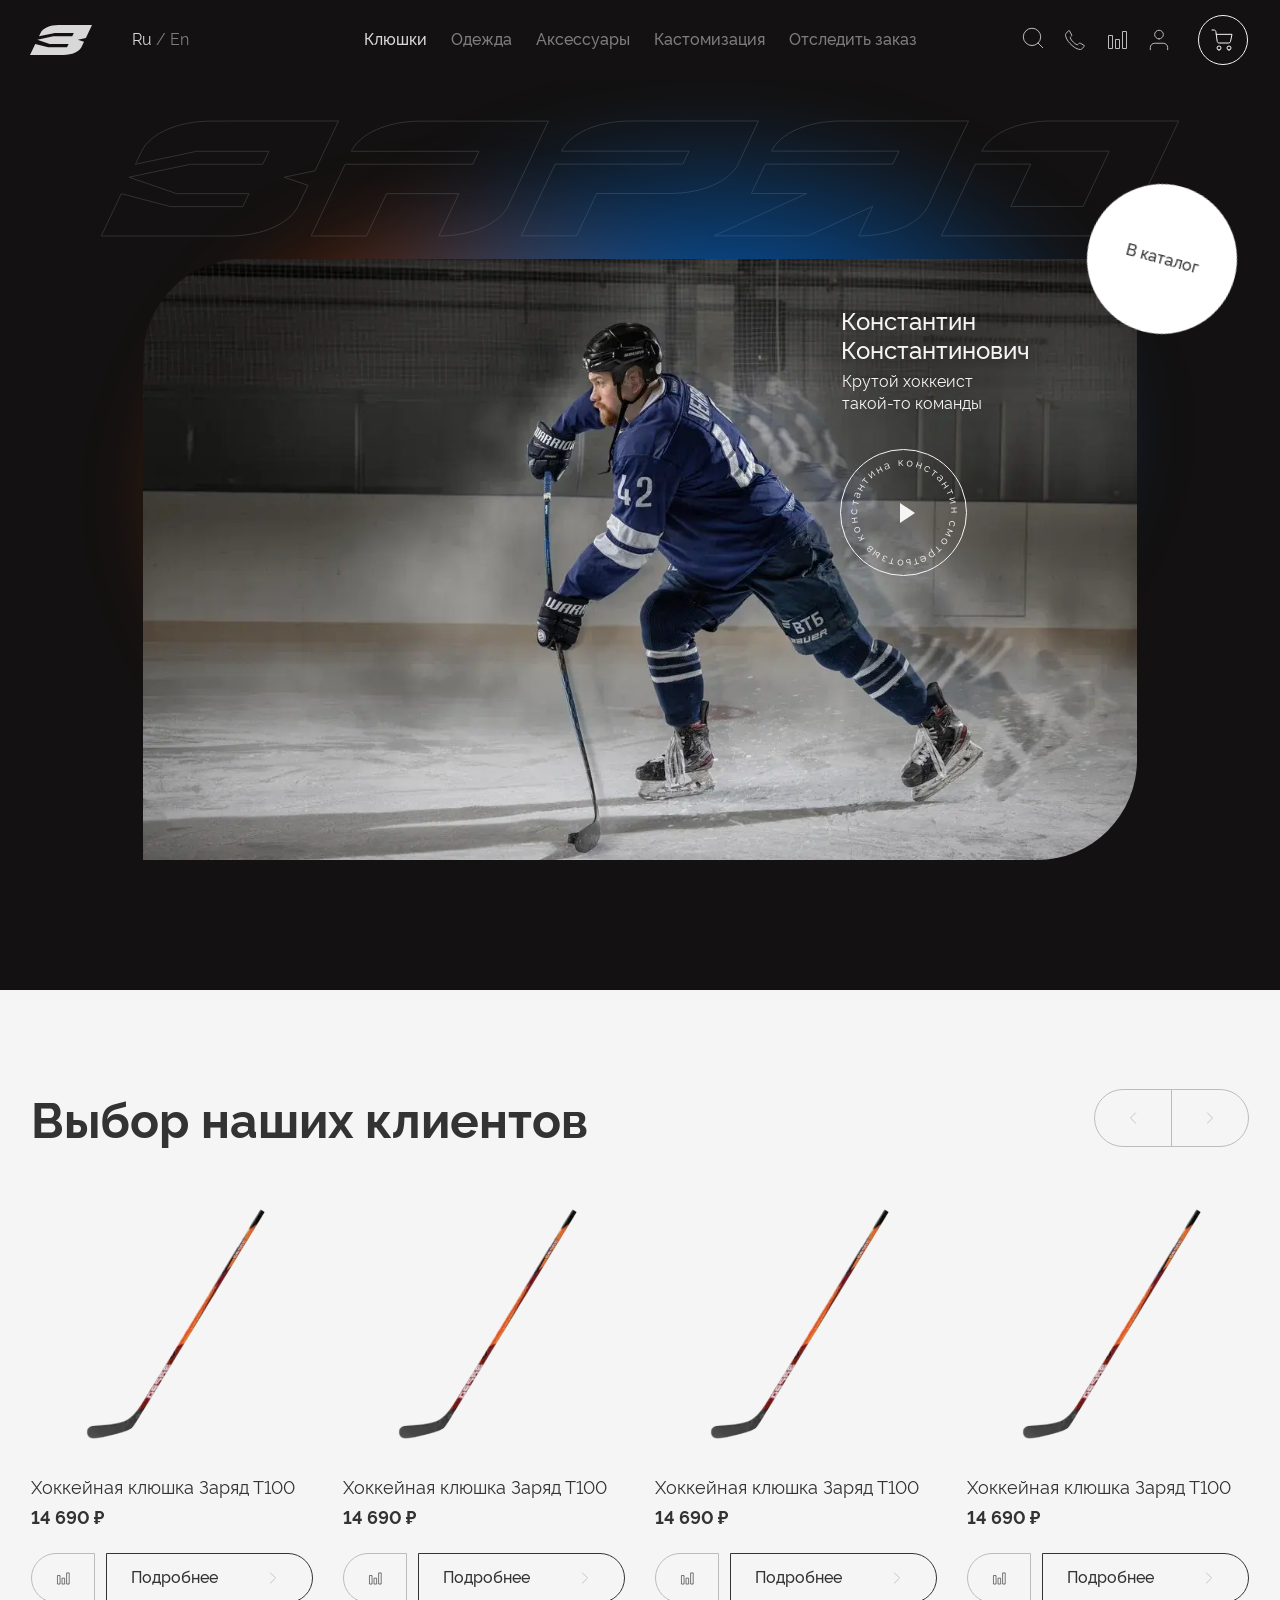
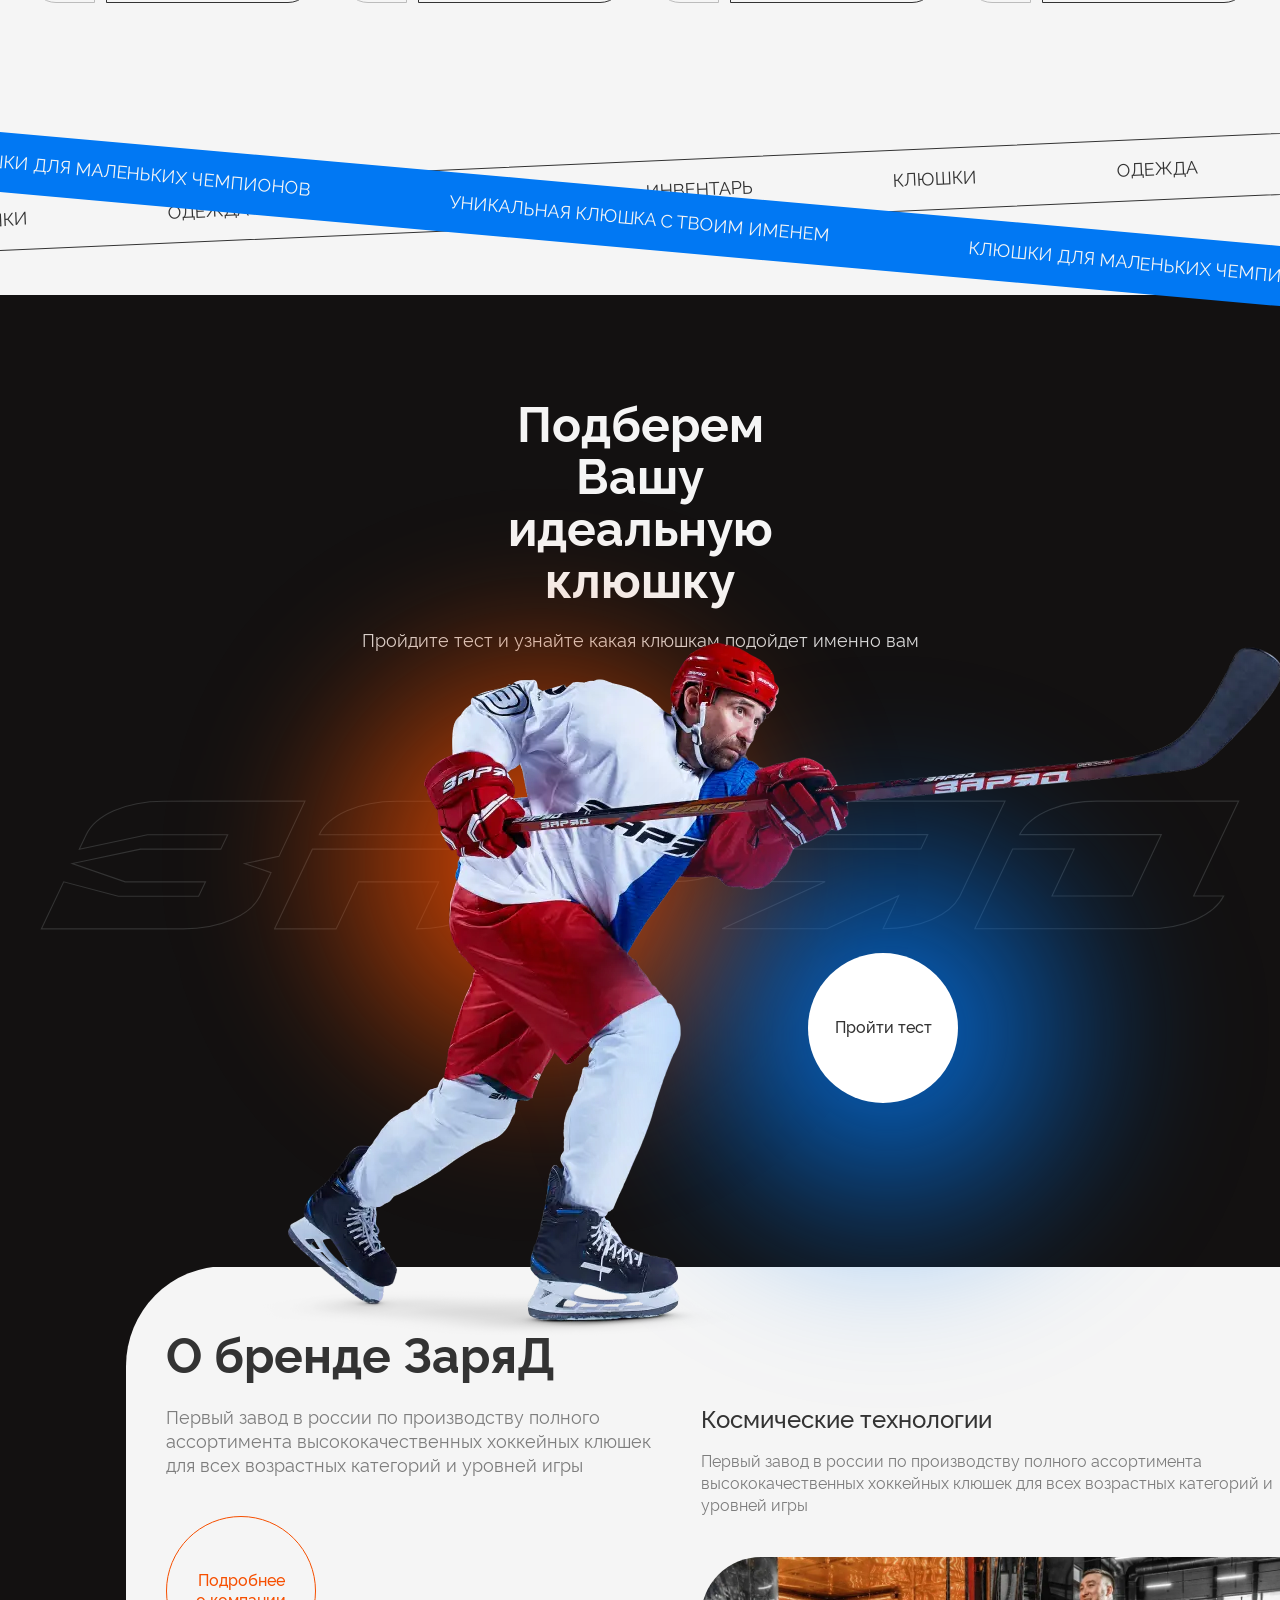
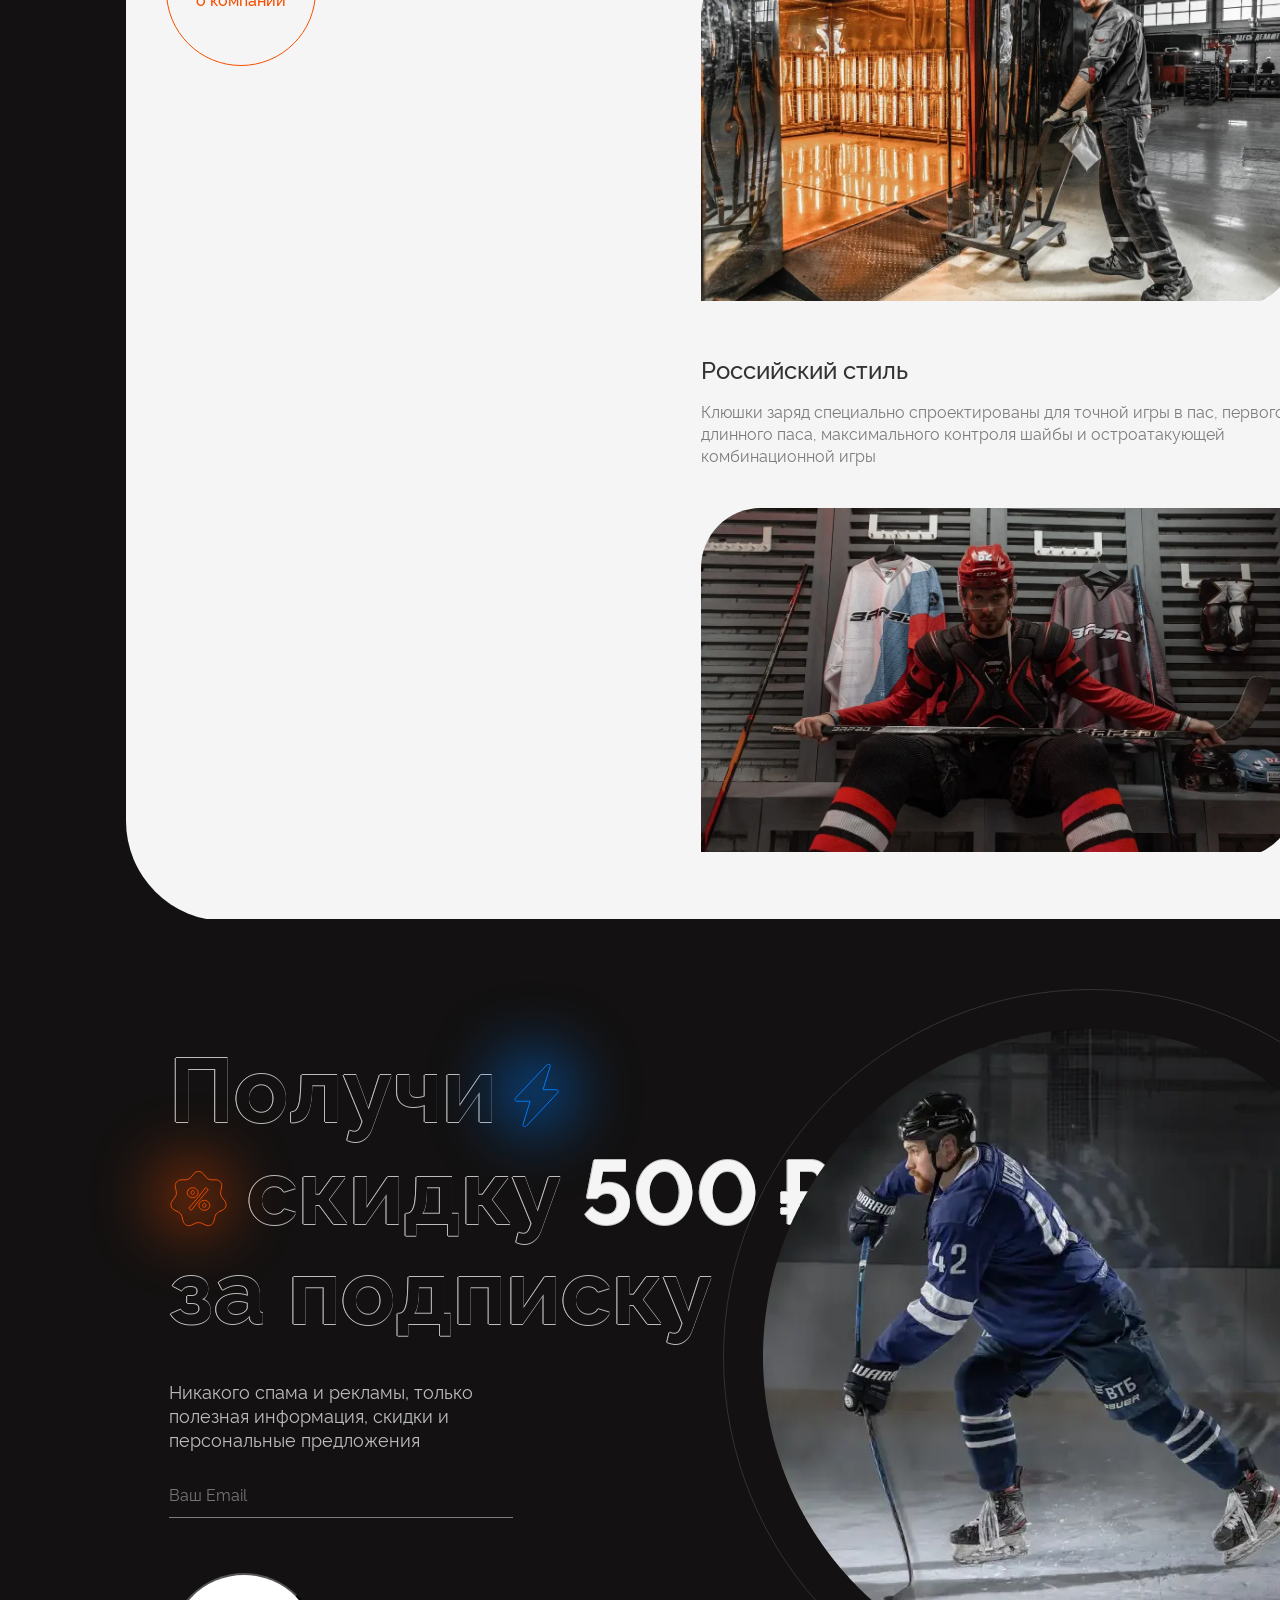
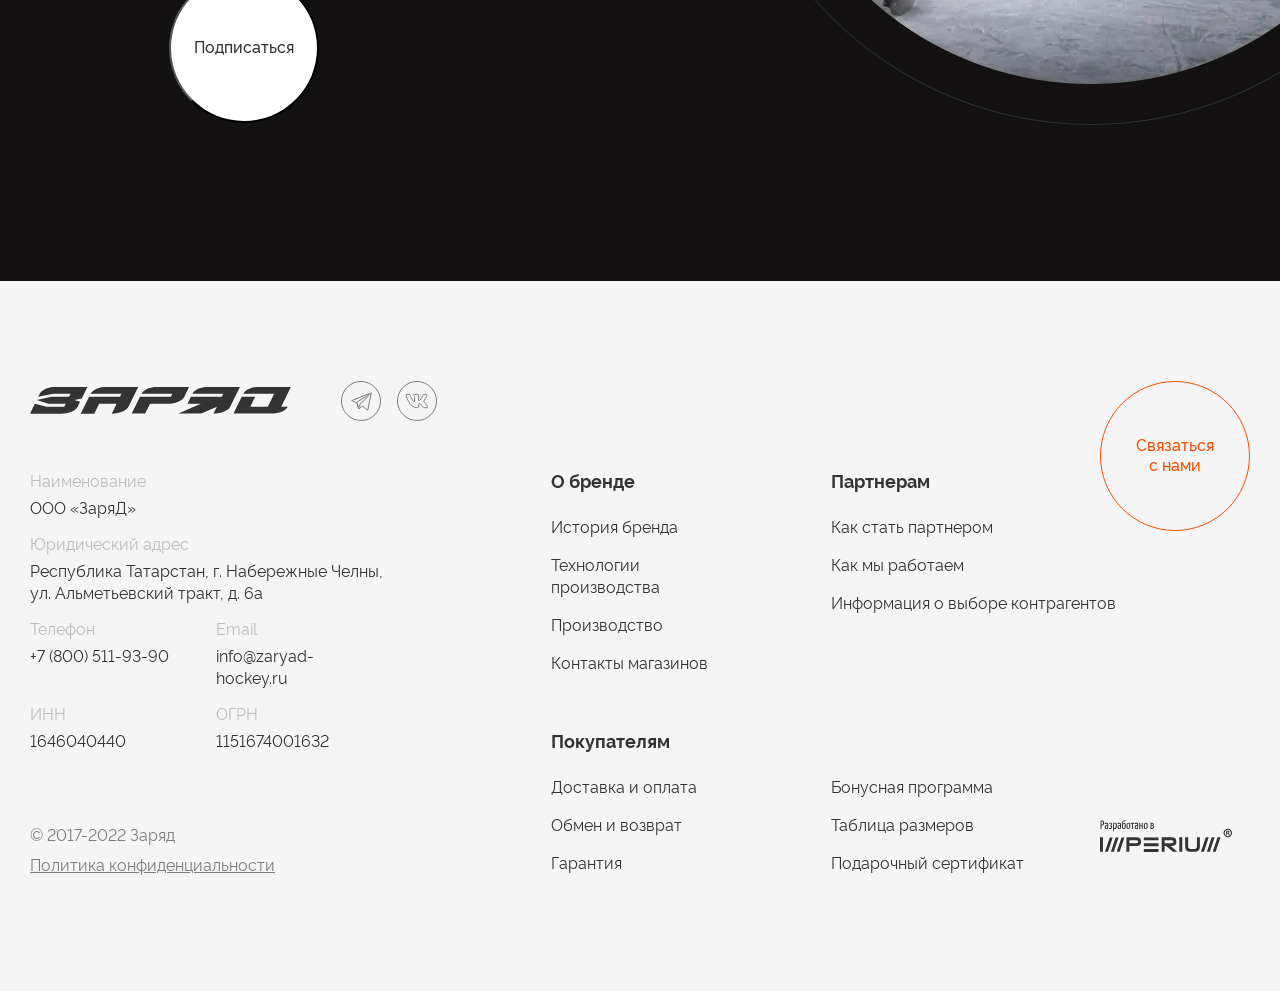
<file: index.html>
<!DOCTYPE html><html class="page" lang="ru"><head><meta charset="UTF-8"><title>Бренд Заряд</title><meta name="viewport" content="width=device-width,initial-scale=1"><link rel="stylesheet" href="css/style.css"><link rel="icon" href="favicon.ico"><link rel="icon" href="img/favicon.svg" type="image/svg+xml"><link rel="preload" href="fonts/Raleway-Regular.woff" as="font" crossorigin><link rel="preload" href="fonts/Raleway-Regular.woff2" as="font" crossorigin><link rel="preload" href="fonts/Raleway-Medium.woff" as="font" crossorigin><link rel="preload" href="fonts/Raleway-Medium.woff2" as="font" crossorigin><link rel="preload" href="fonts/Raleway-Bold.woff" as="font" crossorigin><link rel="preload" href="fonts/Raleway-Bold.woff2" as="font" crossorigin><meta name="description" content="Страница бренда Заряд"></head><body><header class="page-header"><div class="page-header__container"><a class="page-header__logo" href="#"><img src="img/icons/stack.svg#logo-small" width="62" height="30" alt="Логотип компании ЗаряД"></a><ul class="language-switch"><li class="language-switch__item"><a class="language-switch__link language-switch__link--current" href="">Ru</a></li><li class="language-switch__item"><a class="language-switch__link" href="">En</a></li></ul><nav class="page-header__main-navigation main-navigation"><ul class="site-navigation"><li><a class="site-navigation__link site-navigation__link--current" href="#">Клюшки</a></li><li><a class="site-navigation__link" href="#">Одежда</a></li><li><a class="site-navigation__link" href="#">Аксессуары</a></li><li><a class="site-navigation__link" href="#">Кастомизация</a></li><li><a class="site-navigation__link" href="#">Отследить заказ</a></li></ul><ul class="user-navigation"><li><form class="user-navigation__search-form search-form" action="#" method="GET"><input class="search-form__search-input" type="text" name="page-header-search" placeholder="Поиск..." autocomplete="off"> <button class="search-form__button" type="submit"><span class="visually-hidden">Найти</span></button></form></li><li><a class="user-navigation__link user-navigation__link--phone" href="#"><span class="visually-hidden">Показать телефон</span></a></li><li><a class="user-navigation__link user-navigation__link--comparison" href="#"><span class="visually-hidden">Сравнение</span></a></li><li><a class="user-navigation__link user-navigation__link--personal" href="#"><span class="visually-hidden">Кабинет</span></a></li><li><a class="user-navigation__link user-navigation__link--cart" href="#"><span class="visually-hidden">Корзина</span></a></li></ul></nav></div></header><main class="page-main"><h1 class="visually-hidden">Бренд Заряд</h1><section class="page-main__feedback feedback"><h2 class="visually-hidden">Отзывы спортсменов</h2><div class="swiper feedback-slider"><div class="swiper-wrapper"><div class="swiper-slide"><p class="feedback-slider__commentator">Константин Константинович</p><p class="feedback-slider__commentator-status">Крутой хоккеист такой-то команды</p><a class="feedback-slider__feedback" href="#">отзыв константина константин смотреть</a> <a class="feedback-slider__link" href="#">В каталог</a><div class="feedback-slider__img-mask"><picture><source srcset="./img/hockey/hockey-2.webp" type="image/webp"><img src="./img/hockey/hockey-2.png" srcset="./img/hockey/hockey-2@2x.png 2x" alt="Хокеист на льду"></picture></div></div><div class="swiper-slide"><p class="feedback-slider__commentator">Воротислав Воротиславович</p><p class="feedback-slider__commentator-status">Крутой хоккеист такой-то команды</p><a class="feedback-slider__feedback" href="#">отзыв воротислава воротислав смотреть</a> <a class="feedback-slider__link" href="#">В каталог</a><div class="feedback-slider__img-mask"><picture><source srcset="./img/hockey/hockey-1.webp" type="image/webp"><img style="transform: scale(-1, 1)" src="./img/hockey/hockey-1.png" alt="Хокеист на льду"></picture></div></div><div class="swiper-slide"><p class="feedback-slider__commentator">Твердислав Твердиславович</p><p class="feedback-slider__commentator-status">Крутой хоккеист такой-то команды</p><a class="feedback-slider__feedback" href="#">отзыв твердислава твердислав смотреть</a> <a class="feedback-slider__link" href="#">В каталог</a><div class="feedback-slider__img-mask"><picture><source srcset="./img/hockey/hockey-1.webp" type="image/webp"><img src="./img/hockey/hockey-1.png" alt="Хокеист на льду"></picture></div></div></div><div class="feedback-slider__button-prev"></div><div class="feedback-slider__button-next"></div></div></section><section class="customers-choice"><h2 class="customers-choice__title">Выбор наших клиентов</h2><div class="swiper ware-slider"><div class="swiper-wrapper"><div class="swiper-slide"><article class="ware-card"><picture><source srcset="./img/hockey/hockey-stick.webp, ./img/hockey/hockey-stick@2x.webp 2x" type="image/webp"><img class="ware-card__img" src="./img/hockey/hockey-stick.png" srcset="./img/hockey/hockey-stick@2x.png 2x" alt="хоккейная клюшка" width="282" height="271"></picture><h3 class="ware-card__name">Хоккейная клюшка Заряд Т100</h3><p class="ware-card__price">14 690 <span>&#8381;</span></p><div class="ware-card__actions"><a class="ware-card__comparison" href="#"><span class="visually-hidden">Добавить к сравнению</span> </a><a class="ware-card__detail" href="">Подробнее</a></div></article></div><div class="swiper-slide"><article class="ware-card"><picture><source srcset="./img/hockey/hockey-stick.webp, ./img/hockey/hockey-stick@2x.webp 2x" type="image/webp"><img class="ware-card__img" src="./img/hockey/hockey-stick.png" srcset="./img/hockey/hockey-stick@2x.png 2x" alt="хоккейная клюшка" width="282" height="271"></picture><h3 class="ware-card__name">Хоккейная клюшка Заряд Т100</h3><p class="ware-card__price">14 690 <span>&#8381;</span></p><div class="ware-card__actions"><a class="ware-card__comparison" href="#"><span class="visually-hidden">Добавить к сравнению</span> </a><a class="ware-card__detail" href="">Подробнее</a></div></article></div><div class="swiper-slide"><article class="ware-card"><picture><source srcset="./img/hockey/hockey-stick.webp, ./img/hockey/hockey-stick@2x.webp 2x" type="image/webp"><img class="ware-card__img" src="./img/hockey/hockey-stick.png" srcset="./img/hockey/hockey-stick@2x.png 2x" alt="хоккейная клюшка" width="282" height="271"></picture><h3 class="ware-card__name">Хоккейная клюшка Заряд Т100</h3><p class="ware-card__price">14 690 <span>&#8381;</span></p><div class="ware-card__actions"><a class="ware-card__comparison" href="#"><span class="visually-hidden">Добавить к сравнению</span> </a><a class="ware-card__detail" href="">Подробнее</a></div></article></div><div class="swiper-slide"><article class="ware-card"><picture><source srcset="./img/hockey/hockey-stick.webp, ./img/hockey/hockey-stick@2x.webp 2x" type="image/webp"><img class="ware-card__img" src="./img/hockey/hockey-stick.png" srcset="./img/hockey/hockey-stick@2x.png 2x" alt="хоккейная клюшка" width="282" height="271"></picture><h3 class="ware-card__name">Хоккейная клюшка Заряд Т100</h3><p class="ware-card__price">14 690 <span>&#8381;</span></p><div class="ware-card__actions"><a class="ware-card__comparison" href="#"><span class="visually-hidden">Добавить к сравнению</span> </a><a class="ware-card__detail" href="">Подробнее</a></div></article></div></div><div class="ware-slider__button-prev"></div><div class="ware-slider__button-next"></div></div></section><aside class="running-lines"><div class="running-lines__line"><div class="running-lines__line-wrap"><span>Клюшки</span> <span>Одежда</span> <span>Аксессуары</span> <span>Инвентарь</span> <span>Клюшки</span> <span>Одежда</span> <span>Аксессуары</span> <span>Инвентарь</span> <span>Клюшки</span> <span>Одежда</span> <span>Аксессуары</span> <span>Инвентарь</span> <span>Клюшки</span> <span>Одежда</span> <span>Аксессуары</span> <span>Инвентарь</span> <span>Клюшки</span> <span>Одежда</span> <span>Аксессуары</span> <span>Инвентарь</span></div></div><div class="running-lines__line running-lines__line--blue"><div class="running-lines__line-wrap"><span>Клюшки для маленьких чемпионов</span> <span>Уникальная клюшка с твоим именем</span> <span>Клюшки для маленьких чемпионов</span> <span>Клюшки для маленьких чемпионов</span> <span>Уникальная клюшка с твоим именем</span> <span>Клюшки для маленьких чемпионов</span> <span>Клюшки для маленьких чемпионов</span> <span>Уникальная клюшка с твоим именем</span> <span>Клюшки для маленьких чемпионов</span> <span>Клюшки для маленьких чемпионов</span> <span>Уникальная клюшка с твоим именем</span> <span>Клюшки для маленьких чемпионов</span></div></div></aside><section class="selection"><h2 class="selection__title">Подберем Вашу идеальную клюшку</h2><p class="selection__paragraph">Пройдите тест и узнайте какая клюшкам подойдет именно вам</p><picture><source srcset="./img/hockey/selection.webp, ./img/hockey/selection@2x.webp 2x" type="image/webp"><img class="selection__img" src="./img/hockey/selection.png" srcset="./img/hockey/selection@2x.png 2x" alt="хоккеист" width="1048" height="741"></picture><a class="selection__link" href="#">Пройти тест</a></section><section class="about"><div class="about__wrapper"><h2 class="about__title">О бренде ЗаряД</h2><p class="about__desk">Первый завод в россии по производству полного ассортимента высококачественных хоккейных клюшек для всех возрастных категорий и уровней игры</p><ul class="about__articles"><li><article class="article"><h3 class="article__title">Космические технологии</h3><p class="article__content">Первый завод в россии по производству полного ассортимента высококачественных хоккейных клюшек для всех возрастных категорий и уровней игры</p><div class="article__img-mask"><picture><source srcset="./img/hockey/worker.webp" type="image/webp"><img class="article__img" src="./img/hockey/worker.png" alt="рабочий в цеху производства клюшек" width="594" height="344"></picture></div></article></li><li><article class="article"><h3 class="article__title">Российский стиль</h3><p class="article__content">Клюшки заряд специально спроектированы для точной игры в пас, первого длинного паса, максимального контроля шайбы и остроатакующей комбинационной игры</p><div class="article__img-mask"><picture><source srcset="./img/hockey/hockey-player.webp" type="image/webp"><img class="article__img" src="./img/hockey/hockey-player.png" alt="хоккеист в раздевалке" width="594" height="344"></picture></div></article></li></ul><a class="about__link" href="#">Подробнее<br>о компании</a></div></section><section class="subscribe"><div class="subscribe__wrapper"><h2 class="subscribe__title"><span class="subscribe__title-word subscribe__title-word--get">Получи</span> <span class="subscribe__title-word subscribe__title-word--sale">скидку</span> <span class="subscribe__title-word subscribe__title-word--sale-sum">500 <span>&#8381;</span></span> <span class="subscribe__title-word subscribe__title-word--subscribe">за подписку</span></h2><p class="subscribe__desc">Никакого спама и рекламы, только полезная информация, скидки и персональные предложения</p><form class="subscribe-form" action="#"><input class="subscribe-form__input" type="email" placeholder="Ваш Email"> <button class="subscribe-form__button">Подписаться</button></form></div><div class="subscribe__img-wrapper"><picture><source srcset="./img/hockey/subscribe.webp, ./img/hockey/subscribe@2x.webp 2x" type="image/webp"><img class="subscribe__img" src="./img/hockey/subscribe.png" srcset="./img/hockey/subscribe@2x.png 2x" alt="хоккеист на льду" width="655" height="655"></picture></div></section></main><footer class="page-footer"><div class="page-footer__top"><a href="#"><img class="page-footer__logo" src="./img/icons/stack.svg#logo-medium" width="261" height="27" alt="Логотип бренда ЗаряД"></a><ul class="social-list"><li><a class="social-list__link" href="#"><img src="./img/icons/stack.svg#telegram" width="40" height="40" alt="иконка мессенджера телеграм"> <span class="visually-hidden">Телеграм</span></a></li><li><a class="social-list__link" href="#"><img src="./img/icons/stack.svg#vk" width="40" height="40" alt="иконка социальной сети вконтакте"> <span class="visually-hidden">Вконтакте</span></a></li></ul><a class="page-footer__contact-link" href="#">Связаться<br>с нами</a></div><div class="page-footer__bottom"><dl class="details"><div class="details__item details__item--name"><dt class="details__term">Наименование</dt><dd class="details__data">ООО «ЗаряД»</dd></div><div class="details__item details__item--address"><dt class="details__term">Юридический адрес</dt><dd class="details__data">Республика Татарстан, г. Набережные Челны, ул. Альметьевский тракт, д. 6а</dd></div><div class="details__item"><dt class="details__term">Телефон</dt><dd class="details__data">+7 (800) 511-93-90</dd></div><div class="details__item"><dt class="details__term">Email</dt><dd class="details__data">info@zaryad-hockey.ru</dd></div><div class="details__item"><dt class="details__term">ИНН</dt><dd class="details__data">1646040440</dd></div><div class="details__item"><dt class="details__term">ОГРН</dt><dd class="details__data">1151674001632</dd></div></dl><dl class="page-footer__navigation footer-navigation"><div class="footer-navigation__section"><dt class="footer-navigation__term">О бренде</dt><dd class="footer-navigation__definition"><ul class="footer-navigation__list"><li><a class="footer-navigation__link" href="#">История бренда</a></li><li><a class="footer-navigation__link" href="#">Технологии производства</a></li><li><a class="footer-navigation__link" href="#">Производство</a></li><li><a class="footer-navigation__link" href="#">Контакты магазинов</a></li></ul></dd></div><div class="footer-navigation__section"><dt class="footer-navigation__term">Партнерам</dt><dd class="footer-navigation__definition"><ul class="footer-navigation__list"><li><a class="footer-navigation__link" href="#">Как стать партнером</a></li><li><a class="footer-navigation__link" href="#">Как мы работаем</a></li><li><a class="footer-navigation__link" href="#">Информация о выборе контрагентов</a></li></ul></dd></div><div class="footer-navigation__section"><dt class="footer-navigation__term">Покупателям</dt><dd class="footer-navigation__definition"><ul class="footer-navigation__list"><li><a class="footer-navigation__link" href="#">Доставка и оплата</a></li><li><a class="footer-navigation__link" href="#">Обмен и возврат</a></li><li><a class="footer-navigation__link" href="#">Гарантия</a></li></ul></dd></div><div class="footer-navigation__section"><dt class="footer-navigation__term"><span class="visually-hidden">Дополнительно</span></dt><dd class="footer-navigation__definition"><ul class="footer-navigation__list"><li><a class="footer-navigation__link" href="#">Бонусная программа</a></li><li><a class="footer-navigation__link" href="#">Таблица размеров</a></li><li><a class="footer-navigation__link" href="#">Подарочный сертификат</a></li></ul></dd></div></dl><div><span><span>&#169;</span> 2017-2022 Заряд</span> <a class="page-footer__copyright-link" href="#">Политика конфиденциальности</a></div><a class="page-footer__developer-link" href="https://imperium.im/"><img class="developer-copyright" src="./img/icons/stack.svg#imperium" width="132" height="32" alt="логотип компании imperium"></a></div></footer><script src="./js/libs/swiper-bundle.min.js"></script><script src="./js/libs/circletype.min.js"></script><script src="./js/script.js"></script></body></html>
</file>
